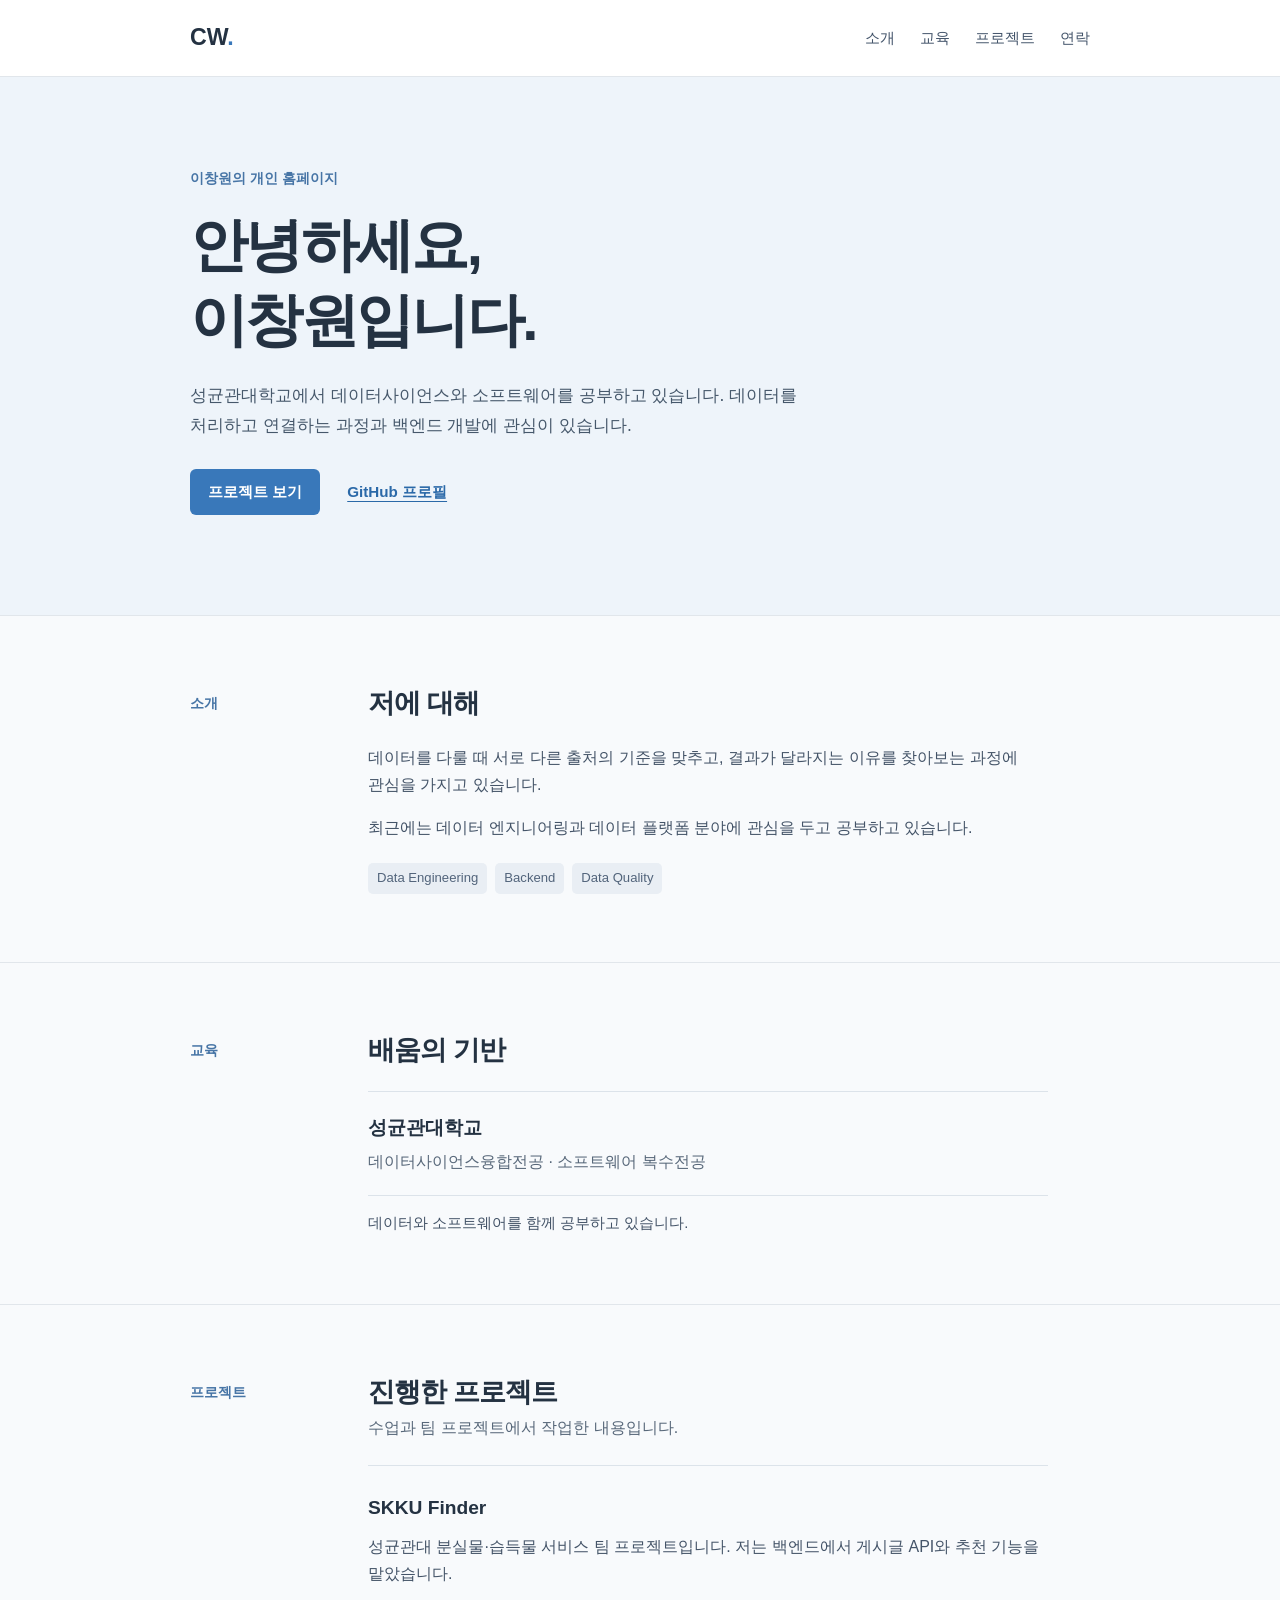
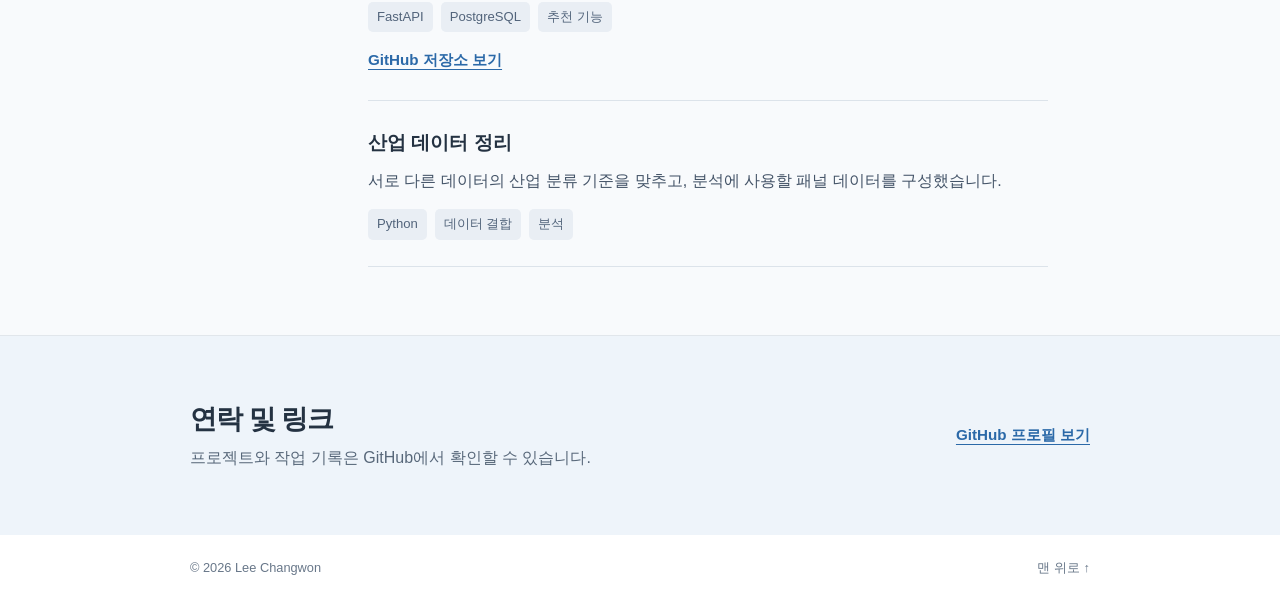
<file: index.html>
<!doctype html>
<html lang="ko">
  <head>
    <meta charset="utf-8">
    <meta name="viewport" content="width=device-width, initial-scale=1">
    <meta name="description" content="이창원의 개인 홈페이지. 공부하고 있는 분야와 프로젝트를 소개합니다.">
    <meta property="og:type" content="website">
    <meta property="og:title" content="이창원 | Data & Software">
    <meta property="og:description" content="성균관대학교에서 데이터와 소프트웨어를 공부하고 있습니다.">
    <meta property="og:url" content="https://ch-wonn.github.io/">
    <meta name="theme-color" content="#f8fafc">
    <link rel="icon" href="favicon.svg" type="image/svg+xml">
    <link rel="stylesheet" href="styles.css">
    <title>이창원 | Data & Software</title>
  </head>
  <body>
    <a class="skip-link" href="#main">본문으로 건너뛰기</a>
    <header class="site-header">
      <div class="container header-inner">
        <a class="brand" href="#top" aria-label="이창원, 맨 위로">CW<span class="brand-dot">.</span></a>
        <nav aria-label="주 메뉴">
          <a href="#about">소개</a>
          <a href="#education">교육</a>
          <a href="#projects">프로젝트</a>
          <a href="#contact">연락</a>
        </nav>
      </div>
    </header>

    <main id="main">
      <section class="hero" id="top" aria-labelledby="hero-title">
        <div class="container hero-inner">
          <div class="hero-copy">
            <p class="eyebrow">이창원의 개인 홈페이지</p>
            <h1 id="hero-title">안녕하세요,<br>이창원입니다.</h1>
            <p class="hero-description">성균관대학교에서 데이터사이언스와 소프트웨어를 공부하고 있습니다. 데이터를 처리하고 연결하는 과정과 백엔드 개발에 관심이 있습니다.</p>
            <div class="hero-actions">
              <a class="button button-primary" href="#projects">프로젝트 보기</a>
              <a class="text-link" href="https://github.com/ch-wonn" target="_blank" rel="noopener noreferrer">GitHub 프로필</a>
            </div>
          </div>
        </div>
      </section>

      <section class="section about-section" id="about" aria-labelledby="about-title">
        <div class="container section-grid">
          <div class="section-label">소개</div>
          <div class="section-content">
            <h2 id="about-title">저에 대해</h2>
            <p>데이터를 다룰 때 서로 다른 출처의 기준을 맞추고, 결과가 달라지는 이유를 찾아보는 과정에 관심을 가지고 있습니다.</p>
            <p>최근에는 데이터 엔지니어링과 데이터 플랫폼 분야에 관심을 두고 공부하고 있습니다.</p>
            <div class="focus-tags" aria-label="관심 분야"><span>Data Engineering</span><span>Backend</span><span>Data Quality</span></div>
          </div>
        </div>
      </section>

      <section class="section education-section" id="education" aria-labelledby="education-title">
        <div class="container section-grid">
          <div class="section-label">교육</div>
          <div class="section-content">
            <h2 id="education-title">배움의 기반</h2>
            <div class="education-card">
              <div><h3>성균관대학교</h3><p>데이터사이언스융합전공 · 소프트웨어 복수전공</p></div>
              
            </div>
            <p class="small-note">데이터와 소프트웨어를 함께 공부하고 있습니다.</p>
          </div>
        </div>
      </section>

      <section class="section projects-section" id="projects" aria-labelledby="projects-title">
        <div class="container section-grid">
          <div class="section-label">프로젝트</div>
          <div class="section-content">
            <div class="section-heading"><h2 id="projects-title">진행한 프로젝트</h2><p>수업과 팀 프로젝트에서 작업한 내용입니다.</p></div>
            <article class="project-card">
              
              <div class="project-body"><h3>SKKU Finder</h3><p>성균관대 분실물·습득물 서비스 팀 프로젝트입니다. 저는 백엔드에서 게시글 API와 추천 기능을 맡았습니다.</p><div class="project-tags"><span>FastAPI</span><span>PostgreSQL</span><span>추천 기능</span></div></div>
              <a class="project-link" href="https://github.com/donghk0128/skku-lost-and-found" target="_blank" rel="noopener noreferrer" aria-label="SKKU Finder GitHub 저장소 보기">GitHub 저장소 보기</a>
            </article>
            <article class="project-card">
              
              <div class="project-body"><h3>산업 데이터 정리</h3><p>서로 다른 데이터의 산업 분류 기준을 맞추고, 분석에 사용할 패널 데이터를 구성했습니다.</p><div class="project-tags"><span>Python</span><span>데이터 결합</span><span>분석</span></div></div>
            </article>
          </div>
        </div>
      </section>

      <section class="contact-section" id="contact" aria-labelledby="contact-title">
        <div class="container contact-inner"><div><h2 id="contact-title">연락 및 링크</h2><p>프로젝트와 작업 기록은 GitHub에서 확인할 수 있습니다.</p></div><a class="button button-light" href="https://github.com/ch-wonn" target="_blank" rel="noopener noreferrer">GitHub 프로필 보기</a></div>
      </section>
    </main>
    <footer class="site-footer"><div class="container footer-inner"><span>© 2026 Lee Changwon</span><a href="#top">맨 위로 ↑</a></div></footer>
  </body>
</html>
</file>
<file: styles.css>
:root{font:16px/1.7 Arial,"Apple SD Gothic Neo","Malgun Gothic",sans-serif;color:#243242;background:#f8fafc}
*{box-sizing:border-box}
html{scroll-behavior:smooth}
body{margin:0}
a{color:inherit;text-decoration:none}
a:hover{text-decoration:underline}
a:focus-visible{outline:3px solid #3572b0;outline-offset:3px}
.container{width:min(900px,calc(100% - 40px));margin:auto}
.skip-link{position:absolute;top:-60px;left:15px;padding:8px;background:#fff}
.skip-link:focus{top:8px}
.site-header{background:#fff;border-bottom:1px solid #e1e6eb}
.header-inner{min-height:76px;display:flex;align-items:center;justify-content:space-between;gap:24px}
.brand{font-weight:800;font-size:1.45rem;color:#243242}
.brand-dot{color:#3978ba}
nav{display:flex;gap:25px;flex-wrap:wrap}
nav a{font-size:.91rem;color:#43546a}
.hero{background:#eef4fa;border-bottom:1px solid #e1e6eb}
.hero-inner{padding:90px 0 100px}
.eyebrow{color:#4775a6;font-weight:700;font-size:.88rem;margin:0 0 17px}
h1,h2,h3,p{margin-top:0}
.hero h1{font-size:clamp(2.5rem,5vw,3.65rem);line-height:1.28;letter-spacing:-.045em;margin-bottom:24px}
.hero-description{max-width:620px;font-size:1.09rem;color:#46586b;word-break:keep-all}
.hero-actions{display:flex;align-items:center;gap:27px;flex-wrap:wrap;margin-top:28px}
.button{display:inline-block;padding:10px 18px;border-radius:6px;font-weight:700;font-size:.95rem}
.button-primary{background:#3978ba;color:#fff}
.button-primary:hover{background:#29649f;text-decoration:none}
.text-link,.project-link{font-size:.95rem;color:#2b69a8;text-decoration:underline;text-underline-offset:4px;font-weight:700}
.section{padding:68px 0;border-bottom:1px solid #e1e6eb}
.section-grid{display:grid;grid-template-columns:150px 1fr;gap:28px}
.section-label{font-size:.9rem;font-weight:700;color:#4775a6;padding-top:7px}
.section-content{max-width:680px}
.section h2,.contact-section h2{font-size:1.7rem;line-height:1.4;letter-spacing:-.035em;margin-bottom:22px}
.section-content>p{color:#445468;word-break:keep-all}
.focus-tags,.project-tags{display:flex;gap:8px;flex-wrap:wrap}
.focus-tags{margin-top:22px}
.focus-tags span,.project-tags span{font-size:.82rem;color:#52647b;background:#e9eef4;border-radius:5px;padding:4px 9px}
.education-card{padding:20px 0;border-top:1px solid #dce3ea;border-bottom:1px solid #dce3ea}
.education-card h3{font-size:1.18rem;margin-bottom:4px}
.education-card p,.small-note,.section-heading p{color:#58687a;margin-bottom:0}
.small-note{margin-top:15px;font-size:.92rem}
.section-heading{margin-bottom:24px}
.section-heading h2{margin-bottom:3px}
.project-card{padding:26px 0;border-top:1px solid #dce3ea}
.project-card:last-child{border-bottom:1px solid #dce3ea}
.project-body h3{font-size:1.2rem;margin-bottom:8px}
.project-body p{color:#445468;margin-bottom:15px;word-break:keep-all}
.project-link{display:inline-block;margin-top:15px}
.contact-section{padding:64px 0;background:#eef4fa}
.contact-inner{display:flex;align-items:center;justify-content:space-between;gap:24px}
.contact-section h2{margin-bottom:6px}
.contact-section p{color:#58687a;margin-bottom:0}
.contact-section .button-light{color:#2b69a8;padding:0;text-decoration:underline;text-underline-offset:4px;white-space:nowrap}
.site-footer{background:#fff;color:#687789}
.footer-inner{display:flex;justify-content:space-between;padding:22px 0;font-size:.8rem}
@media(max-width:640px){.header-inner{padding:15px 0;align-items:flex-start;flex-direction:column;gap:10px}nav{gap:17px}.hero-inner{padding:65px 0 72px}.section{padding:50px 0}.section-grid{display:block}.section-label{margin-bottom:14px}.contact-inner{align-items:flex-start;flex-direction:column}.hero h1{font-size:2.5rem}}
@media(prefers-reduced-motion:reduce){html{scroll-behavior:auto}}
</file>
